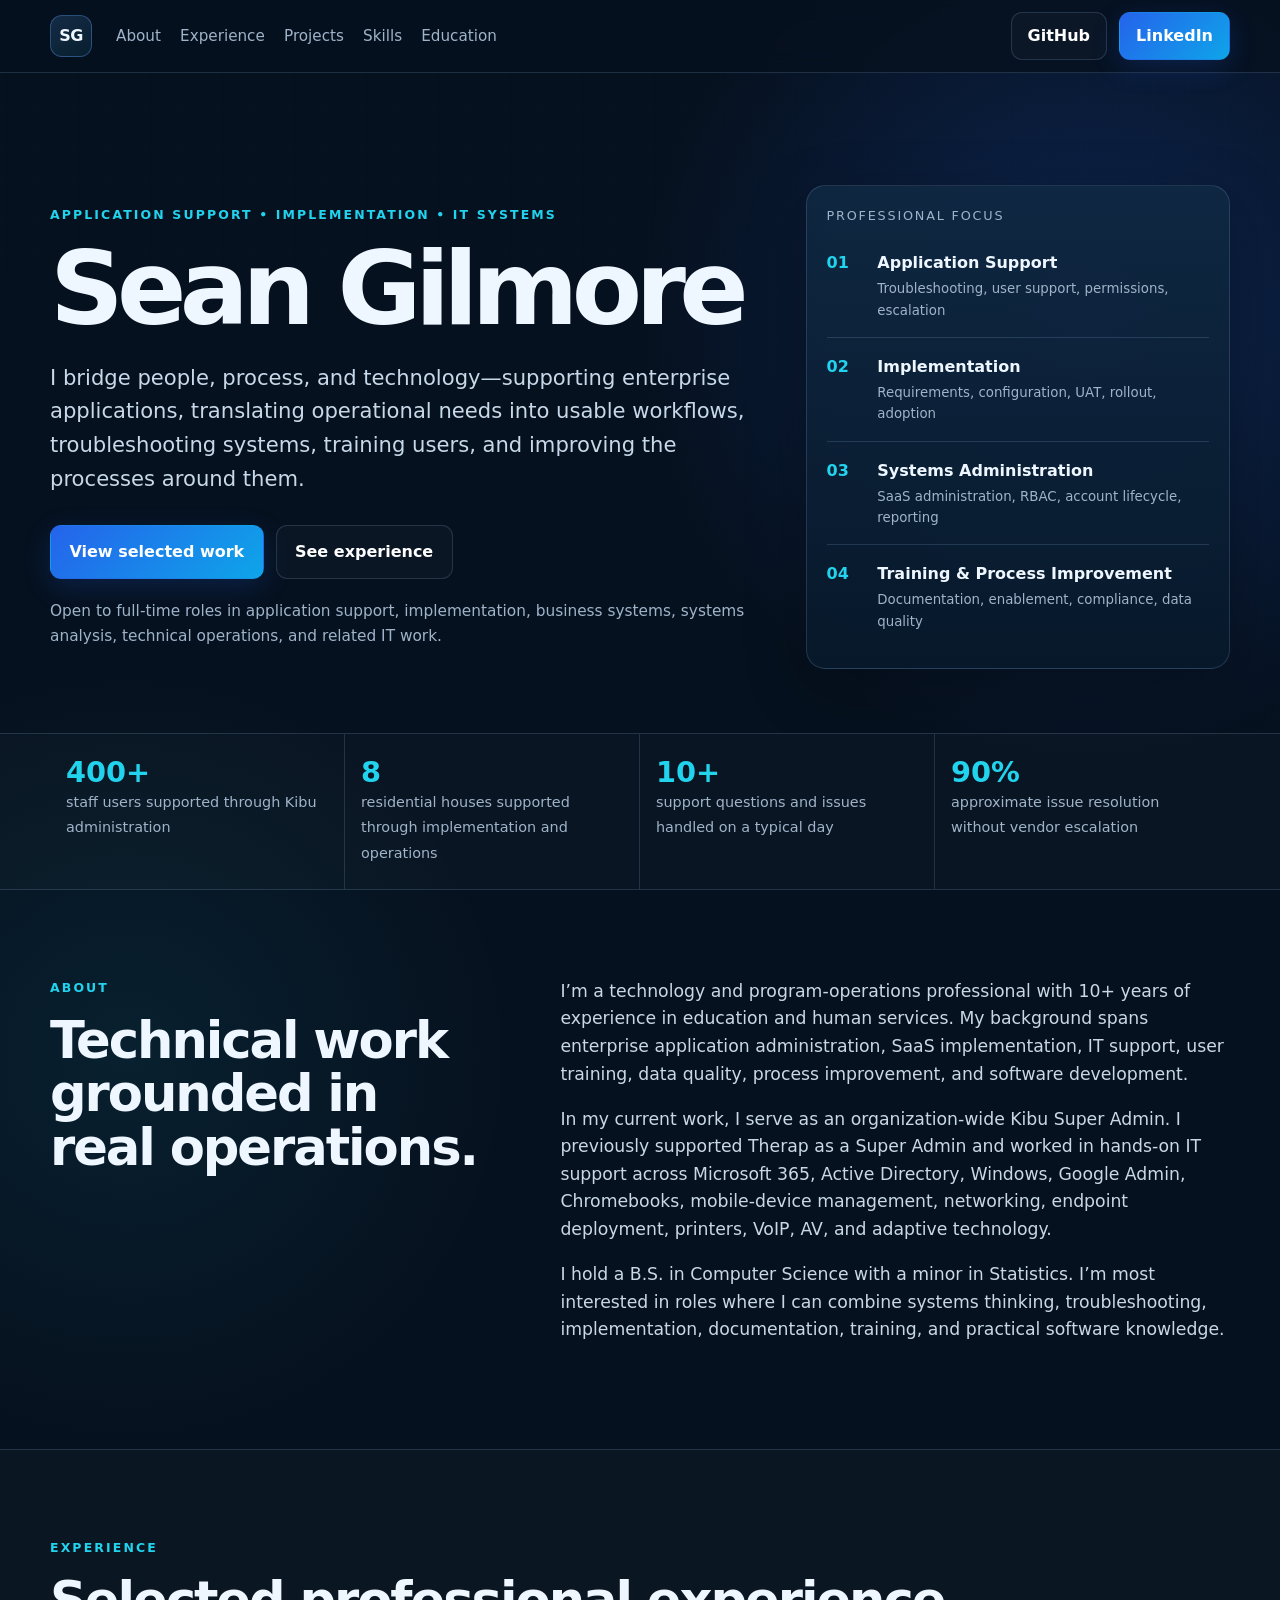
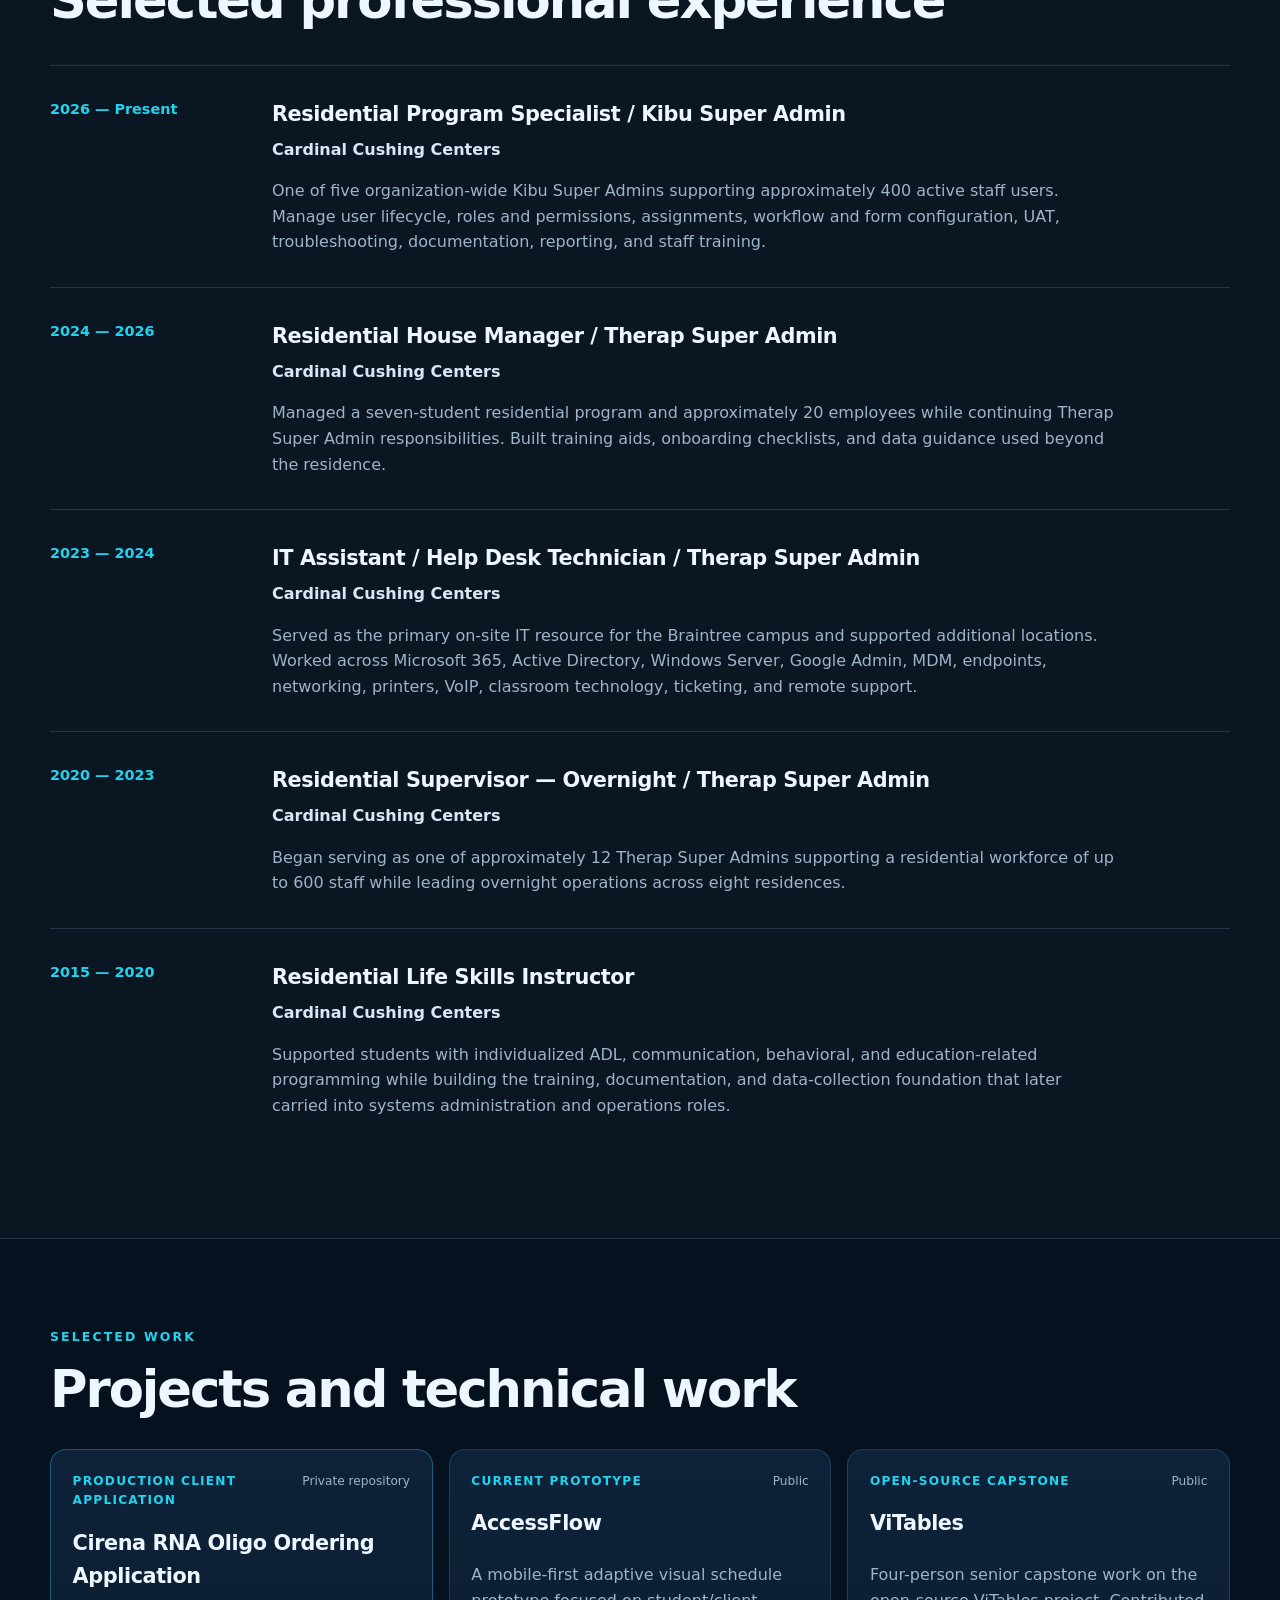
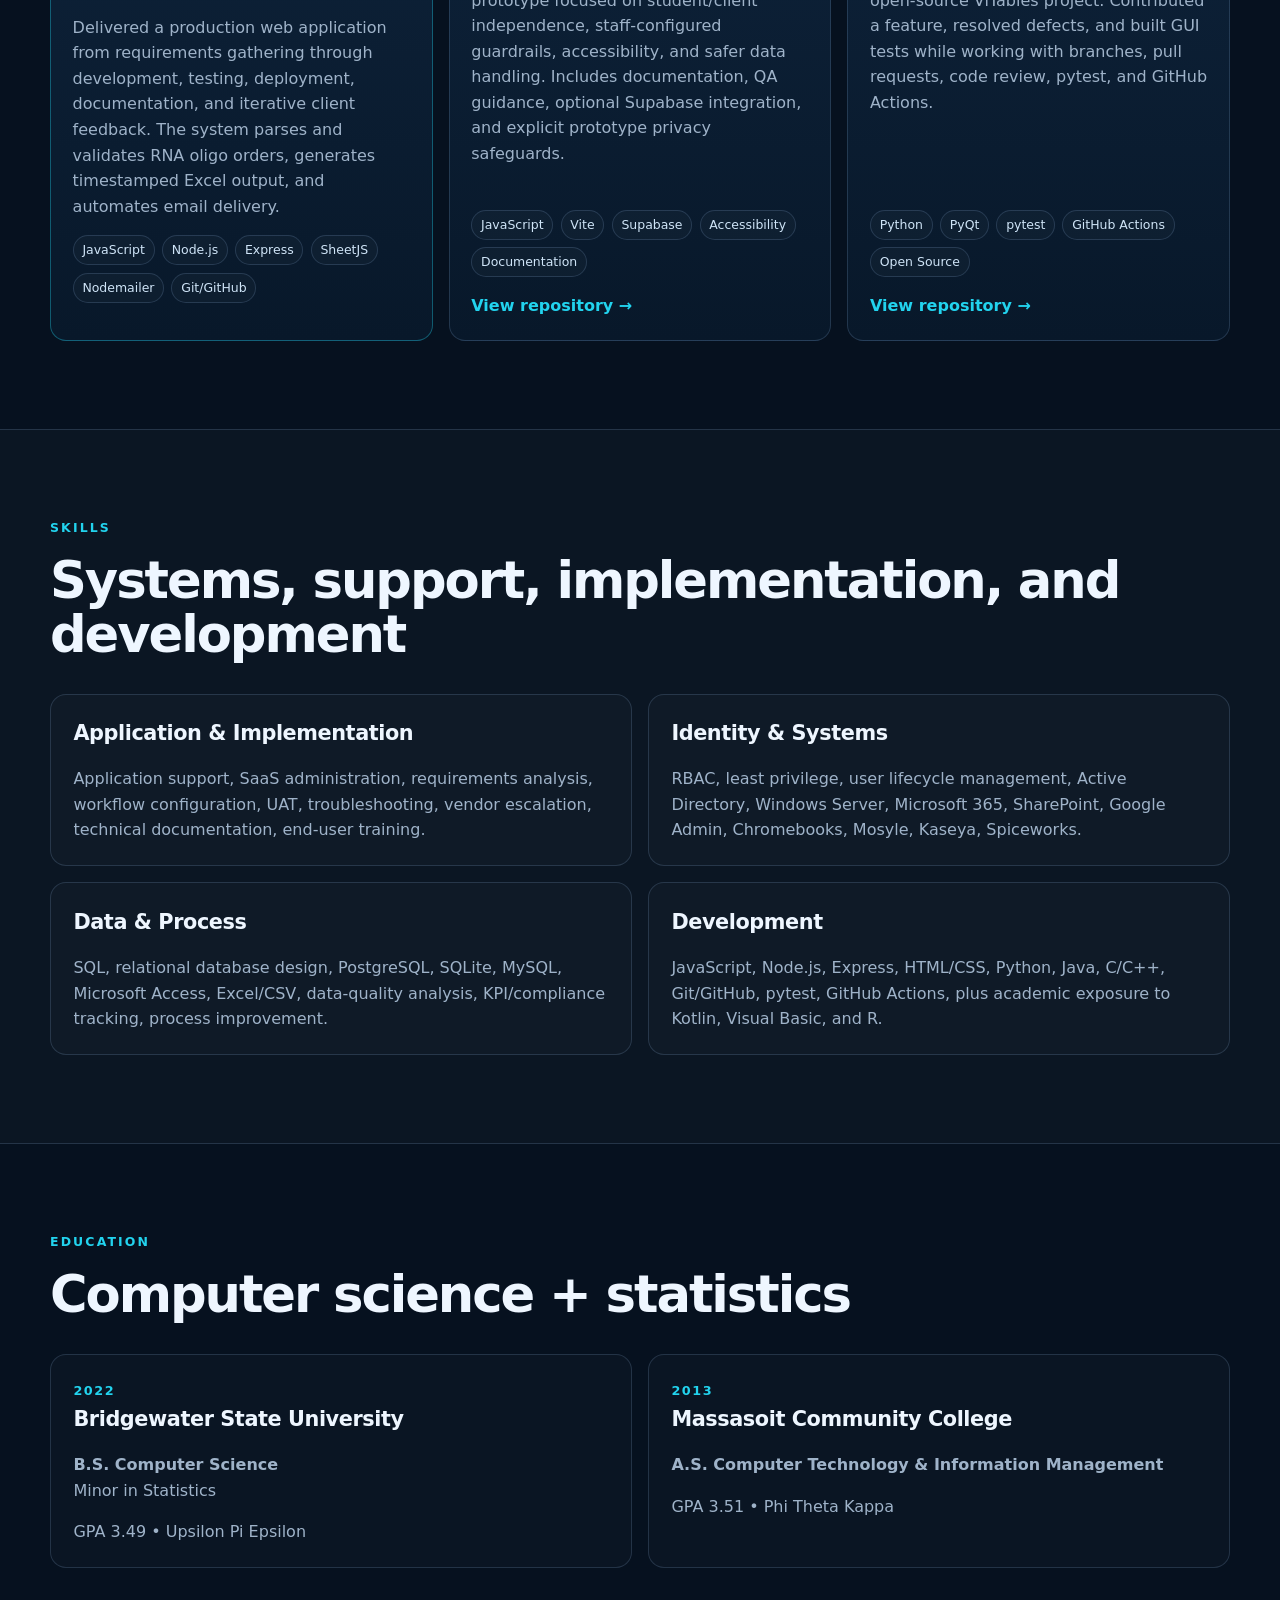
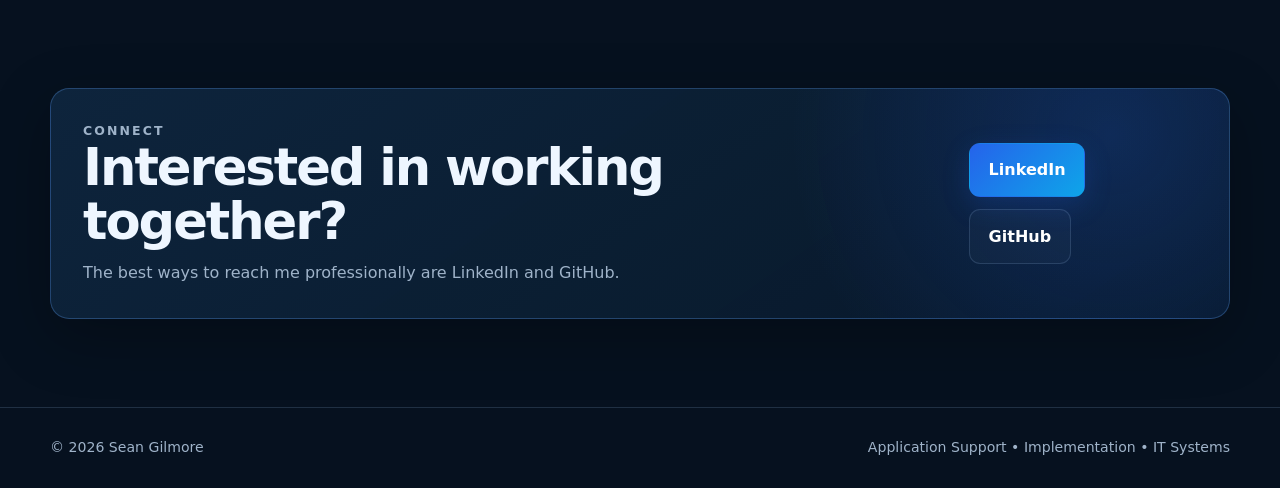
<file: index.html>
<!doctype html>
<html lang="en">
<head>
  <meta charset="utf-8">
  <meta name="viewport" content="width=device-width, initial-scale=1">
  <meta name="description" content="Sean Gilmore — application support, implementation, SaaS administration, IT systems, UAT, training, process improvement, and software development.">
  <meta name="theme-color" content="#071426">
  <meta property="og:title" content="Sean Gilmore | Application Support & Systems">
  <meta property="og:description" content="Application support, implementation, SaaS administration, IT systems, UAT, training, process improvement, and software development.">
  <meta property="og:type" content="website">
  <title>Sean Gilmore | Application Support & Systems</title>
  <link rel="stylesheet" href="styles.css">
</head>
<body>
  <a class="skip-link" href="#main">Skip to content</a>

  <header class="site-header">
    <div class="wrap nav-wrap">
      <a class="brand" href="#top" aria-label="Sean Gilmore home">SG</a>
      <nav aria-label="Primary navigation">
        <a href="#about">About</a>
        <a href="#experience">Experience</a>
        <a href="#projects">Projects</a>
        <a href="#skills">Skills</a>
        <a href="#education">Education</a>
      </nav>
      <div class="nav-actions">
        <a class="button ghost" href="https://github.com/spgilm" target="_blank" rel="noreferrer">GitHub</a>
        <a class="button" href="https://www.linkedin.com/in/sean-p-gilmore" target="_blank" rel="noreferrer">LinkedIn</a>
      </div>
    </div>
  </header>

  <main id="main">
    <section class="hero" id="top">
      <div class="wrap hero-grid">
        <div>
          <p class="eyebrow">APPLICATION SUPPORT • IMPLEMENTATION • IT SYSTEMS</p>
          <h1>Sean Gilmore</h1>
          <p class="hero-copy">
            I bridge people, process, and technology—supporting enterprise applications,
            translating operational needs into usable workflows, troubleshooting systems,
            training users, and improving the processes around them.
          </p>
          <div class="hero-actions">
            <a class="button large" href="#projects">View selected work</a>
            <a class="button large ghost" href="#experience">See experience</a>
          </div>
          <p class="availability">
            Open to full-time roles in application support, implementation, business systems,
            systems analysis, technical operations, and related IT work.
          </p>
        </div>

        <aside class="hero-panel" aria-label="Professional focus">
          <div class="panel-label">Professional focus</div>
          <ul class="focus-list">
            <li><span>01</span><strong>Application Support</strong><small>Troubleshooting, user support, permissions, escalation</small></li>
            <li><span>02</span><strong>Implementation</strong><small>Requirements, configuration, UAT, rollout, adoption</small></li>
            <li><span>03</span><strong>Systems Administration</strong><small>SaaS administration, RBAC, account lifecycle, reporting</small></li>
            <li><span>04</span><strong>Training & Process Improvement</strong><small>Documentation, enablement, compliance, data quality</small></li>
          </ul>
        </aside>
      </div>
    </section>

    <section class="stats">
      <div class="wrap stats-grid">
        <div class="stat"><strong>400+</strong><span>staff users supported through Kibu administration</span></div>
        <div class="stat"><strong>8</strong><span>residential houses supported through implementation and operations</span></div>
        <div class="stat"><strong>10+</strong><span>support questions and issues handled on a typical day</span></div>
        <div class="stat"><strong>90%</strong><span>approximate issue resolution without vendor escalation</span></div>
      </div>
    </section>

    <section class="section" id="about">
      <div class="wrap two-col">
        <div>
          <p class="section-kicker">ABOUT</p>
          <h2>Technical work grounded in real operations.</h2>
        </div>
        <div class="prose">
          <p>
            I’m a technology and program-operations professional with 10+ years of experience
            in education and human services. My background spans enterprise application
            administration, SaaS implementation, IT support, user training, data quality,
            process improvement, and software development.
          </p>
          <p>
            In my current work, I serve as an organization-wide Kibu Super Admin. I previously
            supported Therap as a Super Admin and worked in hands-on IT support across Microsoft
            365, Active Directory, Windows, Google Admin, Chromebooks, mobile-device management,
            networking, endpoint deployment, printers, VoIP, AV, and adaptive technology.
          </p>
          <p>
            I hold a B.S. in Computer Science with a minor in Statistics. I’m most interested in
            roles where I can combine systems thinking, troubleshooting, implementation,
            documentation, training, and practical software knowledge.
          </p>
        </div>
      </div>
    </section>

    <section class="section alt" id="experience">
      <div class="wrap">
        <p class="section-kicker">EXPERIENCE</p>
        <h2>Selected professional experience</h2>

        <div class="timeline">
          <article class="timeline-item">
            <div class="timeline-meta">2026 — Present</div>
            <div>
              <h3>Residential Program Specialist / Kibu Super Admin</h3>
              <p class="org">Cardinal Cushing Centers</p>
              <p>
                One of five organization-wide Kibu Super Admins supporting approximately 400 active
                staff users. Manage user lifecycle, roles and permissions, assignments, workflow and
                form configuration, UAT, troubleshooting, documentation, reporting, and staff training.
              </p>
            </div>
          </article>

          <article class="timeline-item">
            <div class="timeline-meta">2024 — 2026</div>
            <div>
              <h3>Residential House Manager / Therap Super Admin</h3>
              <p class="org">Cardinal Cushing Centers</p>
              <p>
                Managed a seven-student residential program and approximately 20 employees while
                continuing Therap Super Admin responsibilities. Built training aids, onboarding
                checklists, and data guidance used beyond the residence.
              </p>
            </div>
          </article>

          <article class="timeline-item">
            <div class="timeline-meta">2023 — 2024</div>
            <div>
              <h3>IT Assistant / Help Desk Technician / Therap Super Admin</h3>
              <p class="org">Cardinal Cushing Centers</p>
              <p>
                Served as the primary on-site IT resource for the Braintree campus and supported
                additional locations. Worked across Microsoft 365, Active Directory, Windows Server,
                Google Admin, MDM, endpoints, networking, printers, VoIP, classroom technology,
                ticketing, and remote support.
              </p>
            </div>
          </article>

          <article class="timeline-item">
            <div class="timeline-meta">2020 — 2023</div>
            <div>
              <h3>Residential Supervisor — Overnight / Therap Super Admin</h3>
              <p class="org">Cardinal Cushing Centers</p>
              <p>
                Began serving as one of approximately 12 Therap Super Admins supporting a residential
                workforce of up to 600 staff while leading overnight operations across eight residences.
              </p>
            </div>
          </article>

          <article class="timeline-item">
            <div class="timeline-meta">2015 — 2020</div>
            <div>
              <h3>Residential Life Skills Instructor</h3>
              <p class="org">Cardinal Cushing Centers</p>
              <p>
                Supported students with individualized ADL, communication, behavioral, and education-related
                programming while building the training, documentation, and data-collection foundation
                that later carried into systems administration and operations roles.
              </p>
            </div>
          </article>
        </div>
      </div>
    </section>

    <section class="section" id="projects">
      <div class="wrap">
        <p class="section-kicker">SELECTED WORK</p>
        <h2>Projects and technical work</h2>

        <div class="project-grid">
          <article class="project-card featured">
            <div class="project-top">
              <span class="project-type">Production client application</span>
              <span class="status">Private repository</span>
            </div>
            <h3>Cirena RNA Oligo Ordering Application</h3>
            <p>
              Delivered a production web application from requirements gathering through development,
              testing, deployment, documentation, and iterative client feedback. The system parses and
              validates RNA oligo orders, generates timestamped Excel output, and automates email delivery.
            </p>
            <ul class="tag-list">
              <li>JavaScript</li><li>Node.js</li><li>Express</li><li>SheetJS</li><li>Nodemailer</li><li>Git/GitHub</li>
            </ul>
          </article>

          <article class="project-card">
            <div class="project-top">
              <span class="project-type">Current prototype</span>
              <span class="status">Public</span>
            </div>
            <h3>AccessFlow</h3>
            <p>
              A mobile-first adaptive visual schedule prototype focused on student/client independence,
              staff-configured guardrails, accessibility, and safer data handling. Includes documentation,
              QA guidance, optional Supabase integration, and explicit prototype privacy safeguards.
            </p>
            <ul class="tag-list">
              <li>JavaScript</li><li>Vite</li><li>Supabase</li><li>Accessibility</li><li>Documentation</li>
            </ul>
            <a class="text-link" href="https://github.com/spgilm/AccessFlow" target="_blank" rel="noreferrer">View repository →</a>
          </article>

          <article class="project-card">
            <div class="project-top">
              <span class="project-type">Open-source capstone</span>
              <span class="status">Public</span>
            </div>
            <h3>ViTables</h3>
            <p>
              Four-person senior capstone work on the open-source ViTables project. Contributed a feature,
              resolved defects, and built GUI tests while working with branches, pull requests, code review,
              pytest, and GitHub Actions.
            </p>
            <ul class="tag-list">
              <li>Python</li><li>PyQt</li><li>pytest</li><li>GitHub Actions</li><li>Open Source</li>
            </ul>
            <a class="text-link" href="https://github.com/spgilm/ViTables" target="_blank" rel="noreferrer">View repository →</a>
          </article>
        </div>
      </div>
    </section>

    <section class="section alt" id="skills">
      <div class="wrap">
        <p class="section-kicker">SKILLS</p>
        <h2>Systems, support, implementation, and development</h2>
        <div class="skill-grid">
          <div class="skill-card">
            <h3>Application & Implementation</h3>
            <p>Application support, SaaS administration, requirements analysis, workflow configuration, UAT, troubleshooting, vendor escalation, technical documentation, end-user training.</p>
          </div>
          <div class="skill-card">
            <h3>Identity & Systems</h3>
            <p>RBAC, least privilege, user lifecycle management, Active Directory, Windows Server, Microsoft 365, SharePoint, Google Admin, Chromebooks, Mosyle, Kaseya, Spiceworks.</p>
          </div>
          <div class="skill-card">
            <h3>Data & Process</h3>
            <p>SQL, relational database design, PostgreSQL, SQLite, MySQL, Microsoft Access, Excel/CSV, data-quality analysis, KPI/compliance tracking, process improvement.</p>
          </div>
          <div class="skill-card">
            <h3>Development</h3>
            <p>JavaScript, Node.js, Express, HTML/CSS, Python, Java, C/C++, Git/GitHub, pytest, GitHub Actions, plus academic exposure to Kotlin, Visual Basic, and R.</p>
          </div>
        </div>
      </div>
    </section>

    <section class="section" id="education">
      <div class="wrap">
        <p class="section-kicker">EDUCATION</p>
        <h2>Computer science + statistics</h2>
        <div class="education-grid">
          <article class="edu-card">
            <span class="edu-year">2022</span>
            <h3>Bridgewater State University</h3>
            <p><strong>B.S. Computer Science</strong><br>Minor in Statistics</p>
            <p class="muted">GPA 3.49 • Upsilon Pi Epsilon</p>
          </article>
          <article class="edu-card">
            <span class="edu-year">2013</span>
            <h3>Massasoit Community College</h3>
            <p><strong>A.S. Computer Technology & Information Management</strong></p>
            <p class="muted">GPA 3.51 • Phi Theta Kappa</p>
          </article>
        </div>
      </div>
    </section>

    <section class="contact-section">
      <div class="wrap contact-card">
        <div>
          <p class="section-kicker">CONNECT</p>
          <h2>Interested in working together?</h2>
          <p>
            The best ways to reach me professionally are LinkedIn and GitHub.
          </p>
        </div>
        <div class="contact-actions">
          <a class="button large" href="https://www.linkedin.com/in/sean-p-gilmore" target="_blank" rel="noreferrer">LinkedIn</a>
          <a class="button large ghost" href="https://github.com/spgilm" target="_blank" rel="noreferrer">GitHub</a>
        </div>
      </div>
    </section>
  </main>

  <footer class="site-footer">
    <div class="wrap footer-wrap">
      <span>© 2026 Sean Gilmore</span>
      <span>Application Support • Implementation • IT Systems</span>
    </div>
  </footer>
</body>
</html>
</file>
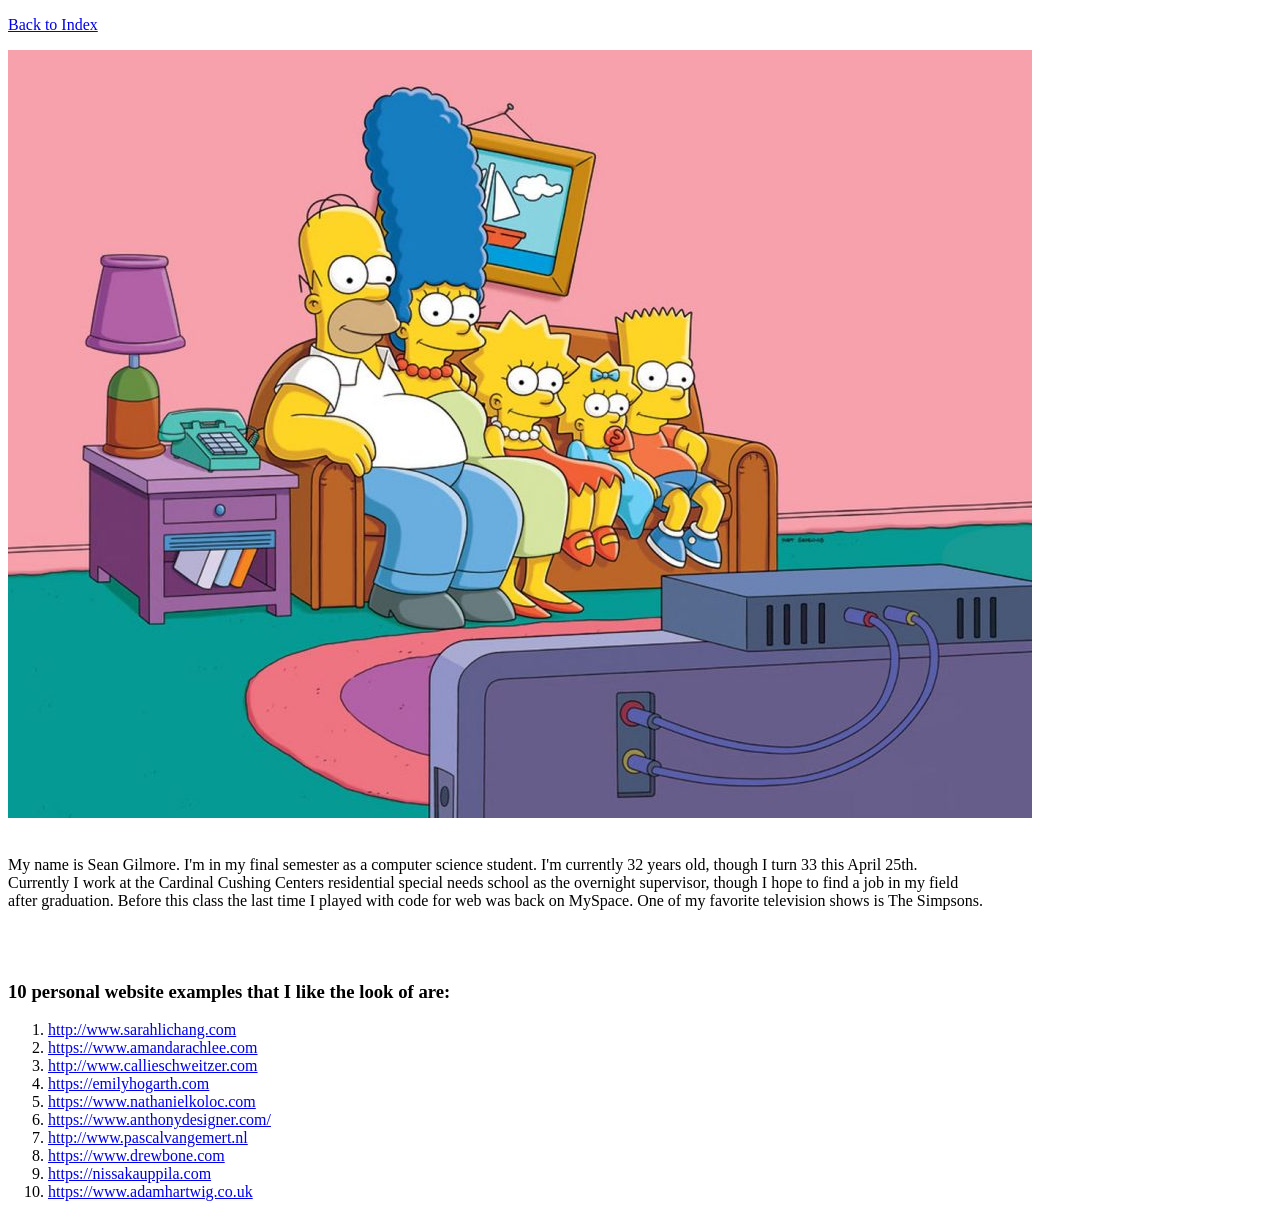
<file: assignment0.html>
<!DOCTYPE html>
<html>
<head><title>Simpsons Map</title></head>
<body>
<p><a href="spgilm.github.io">Back to Index</a></p>
<img src="images/simpsons.jpg" usemap="#simpsonmap"> 
<map name="simpsonmap"> 
    <!-- #$-:Image map file created by GIMP Image Map plug-in -->
    <!-- #$-:GIMP Image Map plug-in by Maurits Rijk -->
    <!-- #$-:Please do not edit lines starting with "#$" -->
    <!-- #$VERSION:2.3 -->
    <!-- #$AUTHOR:spgil -->  
    <area shape="poly" coords="297,174,290,190,301,242,298,254,308,262,308,293,302,294,302,303,268,335,269,340,256,379,267,408,303,408,318,403,324,412,338,413,353,425,356,428,356,461,379,471,377,496,359,555,379,567,381,559,388,570,429,579,457,577,457,568,492,571,506,567,500,550,492,540,511,492,517,467,503,437,472,417,459,412,454,387,435,357,410,347,397,343,383,320,383,318,390,319,379,297,373,296,367,295,374,289,376,283,392,273,380,252,377,250,380,237,387,223,382,209,379,199,370,175,360,160,333,154,303,163,291,189,291,192,291,184" alt="Homer" target="audio" href="/audio/homer.mp3" />
    <area shape="poly" coords="478,292,464,277,465,275,473,257,475,244,472,236,478,228,475,217,479,205,475,199,480,187,475,175,480,167,473,154,477,142,473,134,473,120,468,112,469,103,461,93,464,84,455,73,451,61,442,57,433,43,423,43,417,35,402,40,389,36,381,43,365,46,365,57,357,63,357,78,354,87,357,96,358,111,365,117,363,130,372,140,368,147,376,159,374,172,379,180,377,186,383,206,383,229,377,245,389,263,390,278,382,287,391,296,396,302,387,309,388,317,389,327,401,341,427,353,448,371,459,392,458,405,463,412,485,422,507,439,515,457,515,478,509,489,503,510,494,534,495,542,502,548,510,562,525,568,540,570,543,564,537,560,549,560,570,563,578,558,562,548,545,537,541,531,538,527,546,510,549,501,554,497,559,468,560,434,541,413,496,406,481,406,476,397,476,379,478,362,462,346,451,336,441,325,445,321,444,317,439,314,434,313,442,302,454,300,477,299,478,293,476,286,469,279,468,274,467,275" alt="Marge" target="audio" href="/audio/marge.mp3" />
    <area shape="poly" coords="558,305,562,285,542,285,537,264,517,274,501,261,489,280,473,278,478,291,475,295,458,307,451,309,469,324,464,331,468,338,465,343,471,350,478,357,480,365,485,364,483,368,483,374,477,382,477,392,483,407,497,408,513,409,547,417,554,419,560,434,560,445,558,472,558,487,553,496,562,501,574,512,580,516,581,517,586,503,589,501,597,505,606,513,611,494,608,482,605,478,610,466,612,449,614,433,615,430,613,423,601,418,586,411,572,408,558,405,549,404,546,397,542,386,538,374,535,374,532,373,532,371,536,366,548,367,554,366,558,364,558,361,557,356,554,351,551,342,551,339,554,337,555,332,558,329,565,325,570,313,566,310,562,305,559,301,559,296" alt="Lisa" target="audio" href="/audio/lisa.mp3" />
    <area shape="poly" coords="629,488,637,478,637,467,646,451,642,439,630,426,627,424,622,417,610,411,605,408,600,401,602,395,611,395,616,390,613,382,616,379,618,372,618,366,618,361,621,358,623,354,629,348,634,344,625,335,624,331,625,319,624,315,611,315,603,304,600,301,588,309,585,310,578,307,569,305,568,312,571,315,566,320,561,325,556,330,556,332,550,340,550,347,555,354,557,359,549,364,550,372,548,379,549,383,563,381,562,387,561,393,558,397,558,406,565,409,582,409,601,414,606,417,612,423,613,426,613,433,611,444,612,453,608,462,613,465,619,473,624,485,626,490,629,488,632,486" alt="Maggie" target="audio" href="/audio/maggie.mp3" />
    <area shape="poly" coords="711,516,713,502,710,488,709,481,713,471,717,458,716,448,709,438,706,431,704,427,699,427,695,425,694,419,695,412,700,396,696,391,687,385,675,378,674,376,669,376,662,374,659,369,663,367,674,368,679,366,683,361,683,356,681,344,680,339,681,336,686,329,687,324,684,317,685,314,684,310,681,309,681,300,685,277,683,274,682,262,682,260,677,264,677,262,674,258,670,261,663,257,659,263,655,258,655,262,647,257,642,263,635,258,632,265,627,260,623,267,618,263,617,272,607,266,612,311,614,314,624,314,625,328,633,341,622,353,619,364,619,370,618,374,615,379,615,387,607,394,604,395,604,402,609,407,617,412,625,420,634,427,642,433,644,444,646,451,650,456,655,456,659,461,655,469,646,475,640,481,637,488,642,492,649,507,660,515,673,517,679,516,679,508,681,506,685,507,698,516,708,515,715,515,714,512,712,512,716,508" alt="Bart" target="audio" href="/audio/bart.mp3" />
</map>

<iframe name="audio" style="display:none;"></iframe>

<br><br>
<p>My name is Sean Gilmore. I'm in my final semester as a computer science student. I'm currently 32 years old, though I turn 33 this April 25th.<br>
Currently I work at the Cardinal Cushing Centers residential special needs school as the overnight supervisor, though I hope to find a job in my field<br>
after graduation. Before this class the last time I played with code for web was back on MySpace. One of my favorite television shows is The Simpsons.</p>
<br><br>
<h3>10 personal website examples that I like the look of are:</h3>
<ol type="1">
    <li><a href="http://www.sarahlichang.com">http://www.sarahlichang.com</a></li>
    <li><a href="https://www.amandarachlee.com">https://www.amandarachlee.com</a></li>
    <li><a href="http://www.callieschweitzer.com">http://www.callieschweitzer.com</a></li>
    <li><a href="https://emilyhogarth.com">https://emilyhogarth.com</a></li>
    <li><a href="https://www.nathanielkoloc.com">https://www.nathanielkoloc.com</a></li>
    <li><a href="https://www.anthonydesigner.com">https://www.anthonydesigner.com/</a></li>
    <li><a href="http://www.pascalvangemert.nl">http://www.pascalvangemert.nl</a></li>
    <li><a href="https://www.drewbone.com">https://www.drewbone.com</a></li>
    <li><a href="https://nissakauppila.com">https://nissakauppila.com</a></li>
    <li><a href="https://www.adamhartwig.co.uk">https://www.adamhartwig.co.uk</a></li>
</ol>

</body>
</html>
</file>
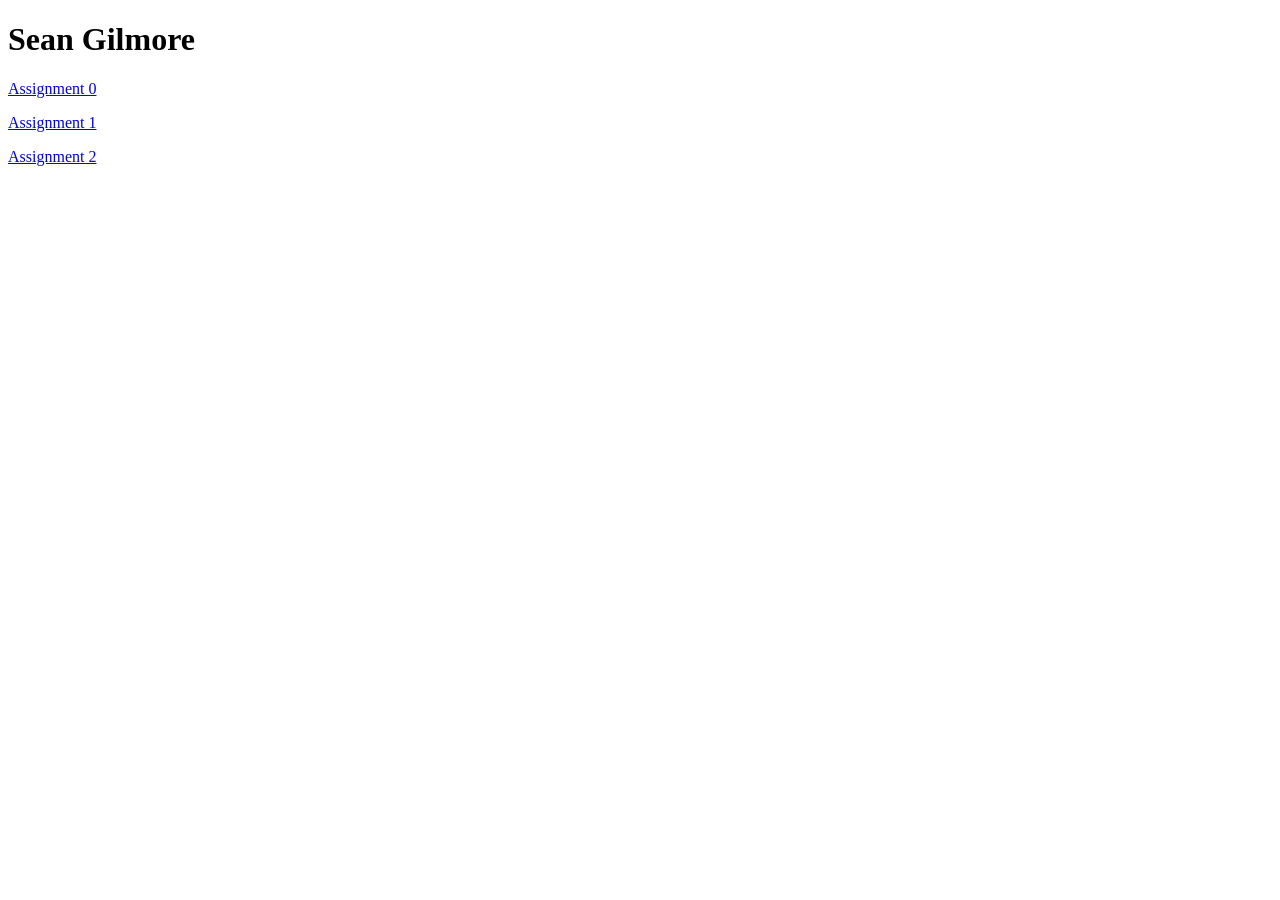
<file: oldindex.html>
<!DOCTYPE html>
<head>
    <meta charset="utf-8" >
    <title>My First Webpage</title>
</head>
<body>
    <h1> Sean Gilmore</h1>
    <p><a href="assignment0.html">Assignment 0</a></p>
    <p><a href="assignment1.html">Assignment 1 </a></p>
    <p><a href="assignment2.html">Assignment 2</a></p>
</body>
</file>
<file: styles.css>
:root {
  --bg: #06111f;
  --bg-2: #0a192b;
  --panel: #0d2036;
  --panel-2: #102842;
  --text: #eef6ff;
  --muted: #9fb3c9;
  --line: rgba(148, 190, 230, 0.18);
  --cyan: #22d3ee;
  --blue: #60a5fa;
  --blue-2: #2563eb;
  --max: 1180px;
  --shadow: 0 18px 60px rgba(0,0,0,.28);
}

* { box-sizing: border-box; }
html { scroll-behavior: smooth; }
body {
  margin: 0;
  background:
    radial-gradient(circle at 85% 6%, rgba(37,99,235,.24), transparent 28rem),
    radial-gradient(circle at 10% 20%, rgba(34,211,238,.08), transparent 24rem),
    var(--bg);
  color: var(--text);
  font-family: Inter, ui-sans-serif, system-ui, -apple-system, BlinkMacSystemFont, "Segoe UI", sans-serif;
  line-height: 1.6;
}

a { color: inherit; }
.wrap { width: min(calc(100% - 2rem), var(--max)); margin: 0 auto; }
.skip-link {
  position: absolute; left: -9999px; top: .5rem; z-index: 1000;
  background: white; color: black; padding: .65rem .9rem; border-radius: .5rem;
}
.skip-link:focus { left: .5rem; }

.site-header {
  position: sticky; top: 0; z-index: 50;
  background: rgba(6,17,31,.84);
  backdrop-filter: blur(14px);
  border-bottom: 1px solid var(--line);
}
.nav-wrap {
  min-height: 72px; display: flex; align-items: center; gap: 1.5rem;
}
.brand {
  width: 42px; height: 42px; display: grid; place-items: center;
  border: 1px solid rgba(96,165,250,.35); border-radius: 12px;
  background: linear-gradient(145deg, rgba(96,165,250,.18), rgba(34,211,238,.08));
  font-weight: 800; text-decoration: none; letter-spacing: -.03em;
}
nav { display: flex; gap: 1.2rem; margin-right: auto; }
nav a { text-decoration: none; color: var(--muted); font-size: .95rem; }
nav a:hover { color: var(--text); }
.nav-actions, .hero-actions, .contact-actions { display: flex; gap: .75rem; flex-wrap: wrap; }

.button {
  display: inline-flex; align-items: center; justify-content: center;
  padding: .65rem 1rem; border-radius: .7rem;
  background: linear-gradient(135deg, var(--blue-2), #0ea5e9);
  color: white; text-decoration: none; font-weight: 700;
  border: 1px solid transparent;
  box-shadow: 0 8px 28px rgba(37,99,235,.2);
}
.button:hover { transform: translateY(-1px); }
.button.ghost {
  background: rgba(255,255,255,.025);
  border-color: var(--line); box-shadow: none;
}
.button.large { padding: .85rem 1.15rem; }

.hero { padding: 7rem 0 4rem; position: relative; overflow: hidden; }
.hero::after {
  content: ""; position: absolute; inset: 0; pointer-events: none; opacity: .16;
  background-image:
    linear-gradient(rgba(255,255,255,.04) 1px, transparent 1px),
    linear-gradient(90deg, rgba(255,255,255,.04) 1px, transparent 1px);
  background-size: 36px 36px;
  mask-image: linear-gradient(to bottom, black, transparent 86%);
}
.hero-grid {
  display: grid; grid-template-columns: 1.25fr .75fr; gap: 3rem; align-items: center;
  position: relative; z-index: 1;
}
.eyebrow, .section-kicker {
  margin: 0 0 1rem; color: var(--cyan); font-size: .78rem; font-weight: 800;
  letter-spacing: .17em;
}
h1 {
  font-size: clamp(3.5rem, 8vw, 6.8rem); line-height: .93; letter-spacing: -.065em;
  margin: 0 0 1.5rem;
}
.hero-copy {
  max-width: 760px; color: #c7d8e8; font-size: clamp(1.1rem, 2vw, 1.32rem);
  margin: 0 0 1.8rem;
}
.availability { color: var(--muted); max-width: 760px; margin: 1.25rem 0 0; font-size: .96rem; }

.hero-panel {
  background: linear-gradient(180deg, rgba(16,40,66,.92), rgba(8,25,43,.92));
  border: 1px solid var(--line); border-radius: 1.2rem; padding: 1.25rem;
  box-shadow: var(--shadow);
}
.panel-label { color: var(--muted); font-size: .8rem; text-transform: uppercase; letter-spacing: .14em; margin-bottom: .5rem; }
.focus-list { list-style: none; padding: 0; margin: 0; }
.focus-list li {
  display: grid; grid-template-columns: 38px 1fr; column-gap: .8rem;
  padding: 1rem 0; border-bottom: 1px solid var(--line);
}
.focus-list li:last-child { border-bottom: 0; }
.focus-list span { color: var(--cyan); font-weight: 800; }
.focus-list strong { font-size: 1rem; }
.focus-list small { grid-column: 2; color: var(--muted); margin-top: .15rem; }

.stats { border-block: 1px solid var(--line); background: rgba(255,255,255,.015); }
.stats-grid { display: grid; grid-template-columns: repeat(4,1fr); }
.stat { padding: 1.45rem 1rem; border-right: 1px solid var(--line); }
.stat:last-child { border-right: 0; }
.stat strong { display: block; font-size: 1.8rem; color: var(--cyan); line-height: 1.1; }
.stat span { color: var(--muted); font-size: .9rem; }

.section { padding: 5.5rem 0; }
.section.alt { background: rgba(255,255,255,.018); border-block: 1px solid var(--line); }
.section h2, .contact-card h2 {
  font-size: clamp(2rem, 4vw, 3.4rem); line-height: 1.05; letter-spacing: -.04em;
  margin: 0 0 2rem;
}
.two-col { display: grid; grid-template-columns: .8fr 1.2fr; gap: 4rem; }
.prose { color: #c9d8e6; font-size: 1.08rem; }
.prose p:first-child { margin-top: 0; }

.timeline { margin-top: 2.3rem; }
.timeline-item {
  display: grid; grid-template-columns: 190px 1fr; gap: 2rem;
  padding: 2rem 0; border-top: 1px solid var(--line);
}
.timeline-meta { color: var(--cyan); font-weight: 800; font-size: .9rem; }
.timeline-item h3, .project-card h3, .skill-card h3, .edu-card h3 {
  margin: 0 0 .35rem; font-size: 1.3rem; letter-spacing: -.02em;
}
.timeline-item p { color: var(--muted); max-width: 850px; margin-bottom: 0; }
.timeline-item .org { color: #d8e7f5; margin-top: 0; font-weight: 600; }

.project-grid { display: grid; grid-template-columns: repeat(3,1fr); gap: 1rem; margin-top: 2rem; }
.project-card {
  background: linear-gradient(180deg, rgba(16,40,66,.78), rgba(9,27,46,.78));
  border: 1px solid var(--line); border-radius: 1rem; padding: 1.35rem;
  display: flex; flex-direction: column; min-height: 100%;
}
.project-card.featured { border-color: rgba(34,211,238,.35); }
.project-top { display: flex; justify-content: space-between; gap: .8rem; margin-bottom: 1rem; color: var(--muted); font-size: .76rem; }
.project-type { text-transform: uppercase; letter-spacing: .1em; color: var(--cyan); font-weight: 800; }
.status { white-space: nowrap; }
.project-card p { color: var(--muted); }
.tag-list { list-style: none; display: flex; flex-wrap: wrap; gap: .45rem; padding: 0; margin: auto 0 1rem; }
.tag-list li {
  border: 1px solid var(--line); border-radius: 999px; padding: .25rem .55rem;
  color: #cfe4f7; font-size: .78rem; background: rgba(255,255,255,.025);
}
.text-link { color: var(--cyan); font-weight: 800; text-decoration: none; }

.skill-grid { display: grid; grid-template-columns: repeat(2,1fr); gap: 1rem; }
.skill-card, .edu-card {
  border: 1px solid var(--line); background: rgba(255,255,255,.02); border-radius: 1rem; padding: 1.4rem;
}
.skill-card p, .edu-card p { color: var(--muted); margin-bottom: 0; }
.education-grid { display: grid; grid-template-columns: repeat(2,1fr); gap: 1rem; }
.edu-year { color: var(--cyan); font-size: .8rem; font-weight: 800; letter-spacing: .12em; }
.muted { color: var(--muted); }

.contact-section { padding: 2rem 0 5.5rem; }
.contact-card {
  display: flex; align-items: center; justify-content: space-between; gap: 2rem;
  border: 1px solid rgba(96,165,250,.28); border-radius: 1.2rem; padding: 2rem;
  background:
    radial-gradient(circle at 90% 20%, rgba(37,99,235,.22), transparent 20rem),
    linear-gradient(145deg, rgba(16,40,66,.85), rgba(8,25,43,.9));
  box-shadow: var(--shadow);
}
.contact-card h2 { margin-bottom: .7rem; }
.contact-card p { color: var(--muted); margin: 0; }

.site-footer { border-top: 1px solid var(--line); color: var(--muted); }
.footer-wrap { min-height: 80px; display: flex; justify-content: space-between; align-items: center; gap: 1rem; font-size: .88rem; }

@media (max-width: 900px) {
  nav { display: none; }
  .nav-actions { margin-left: auto; }
  .hero { padding-top: 5rem; }
  .hero-grid, .two-col { grid-template-columns: 1fr; gap: 2rem; }
  .stats-grid { grid-template-columns: repeat(2,1fr); }
  .stat:nth-child(2) { border-right: 0; }
  .stat:nth-child(-n+2) { border-bottom: 1px solid var(--line); }
  .project-grid { grid-template-columns: 1fr; }
}

@media (max-width: 650px) {
  .nav-actions .ghost { display: none; }
  .stats-grid, .skill-grid, .education-grid { grid-template-columns: 1fr; }
  .stat { border-right: 0; border-bottom: 1px solid var(--line); }
  .stat:last-child { border-bottom: 0; }
  .timeline-item { grid-template-columns: 1fr; gap: .4rem; }
  .contact-card, .footer-wrap { align-items: flex-start; flex-direction: column; }
  .footer-wrap { padding-block: 1.2rem; }
}
</file>
